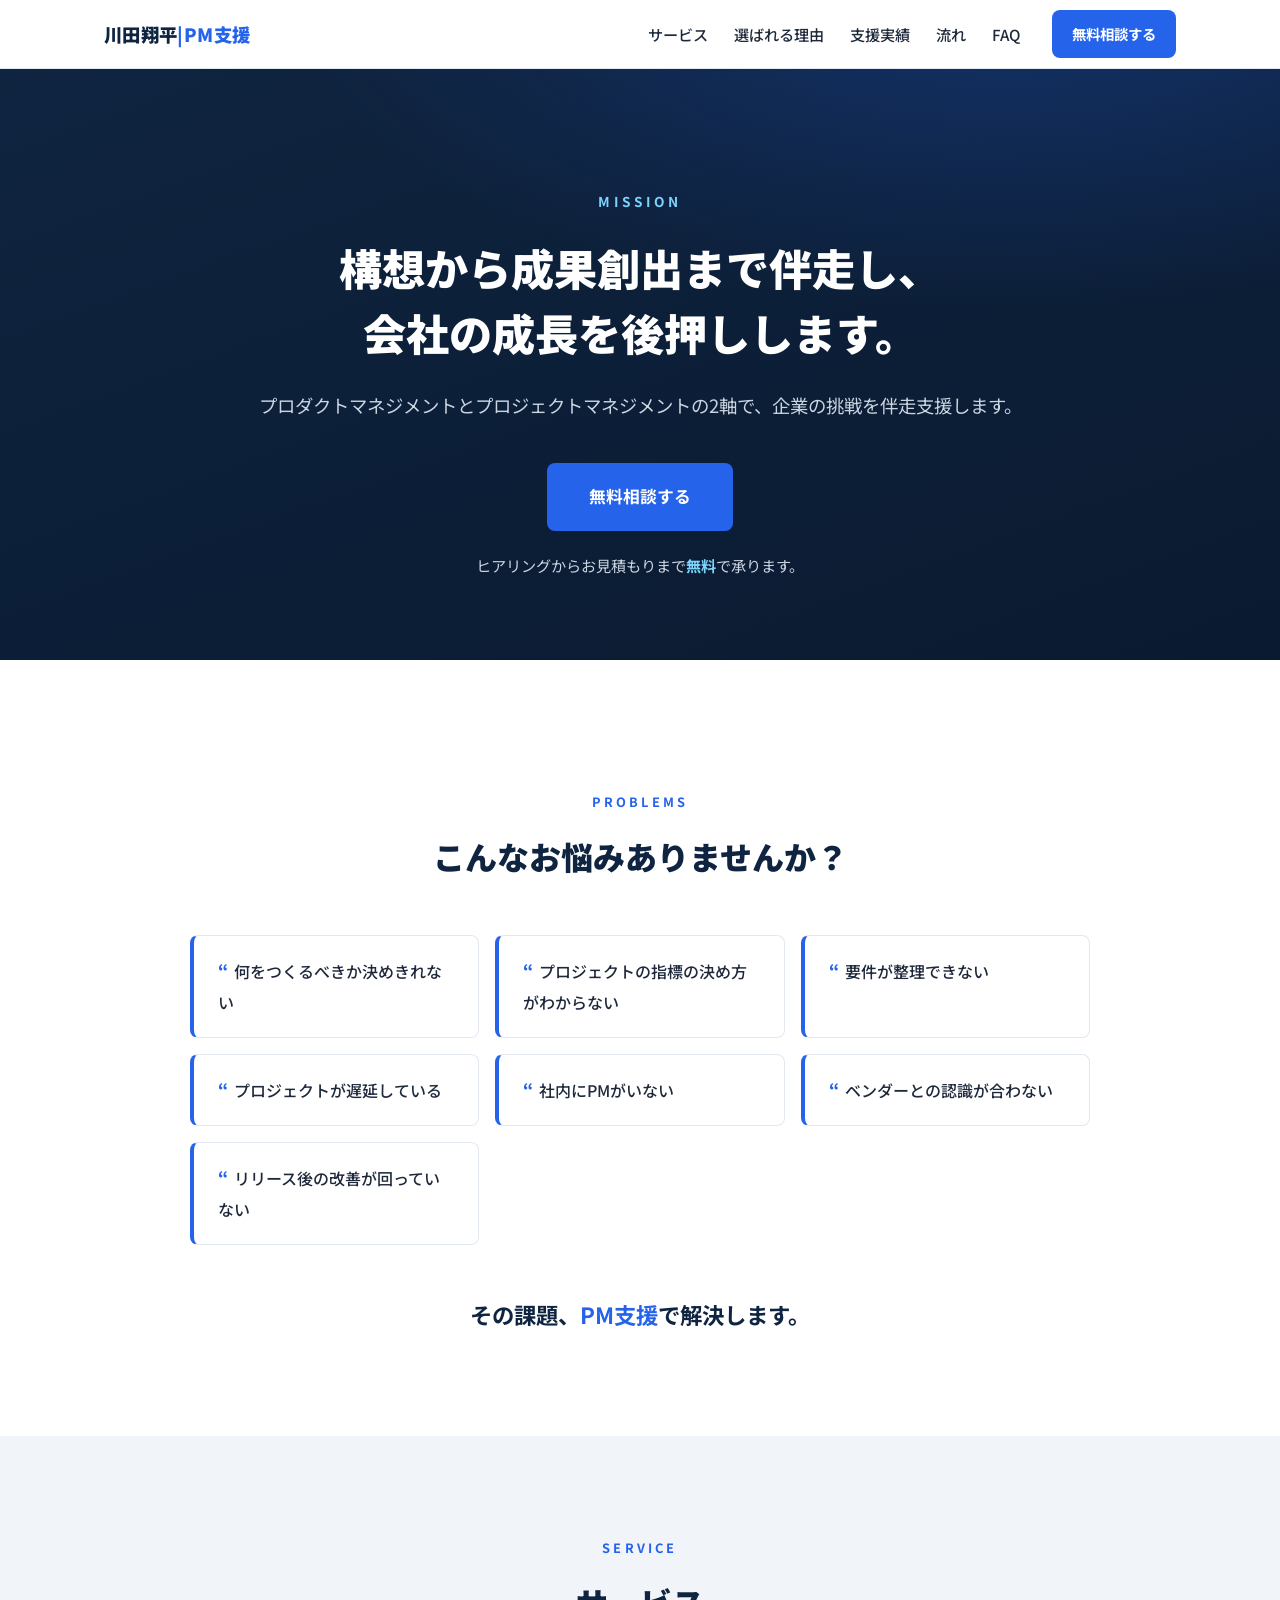
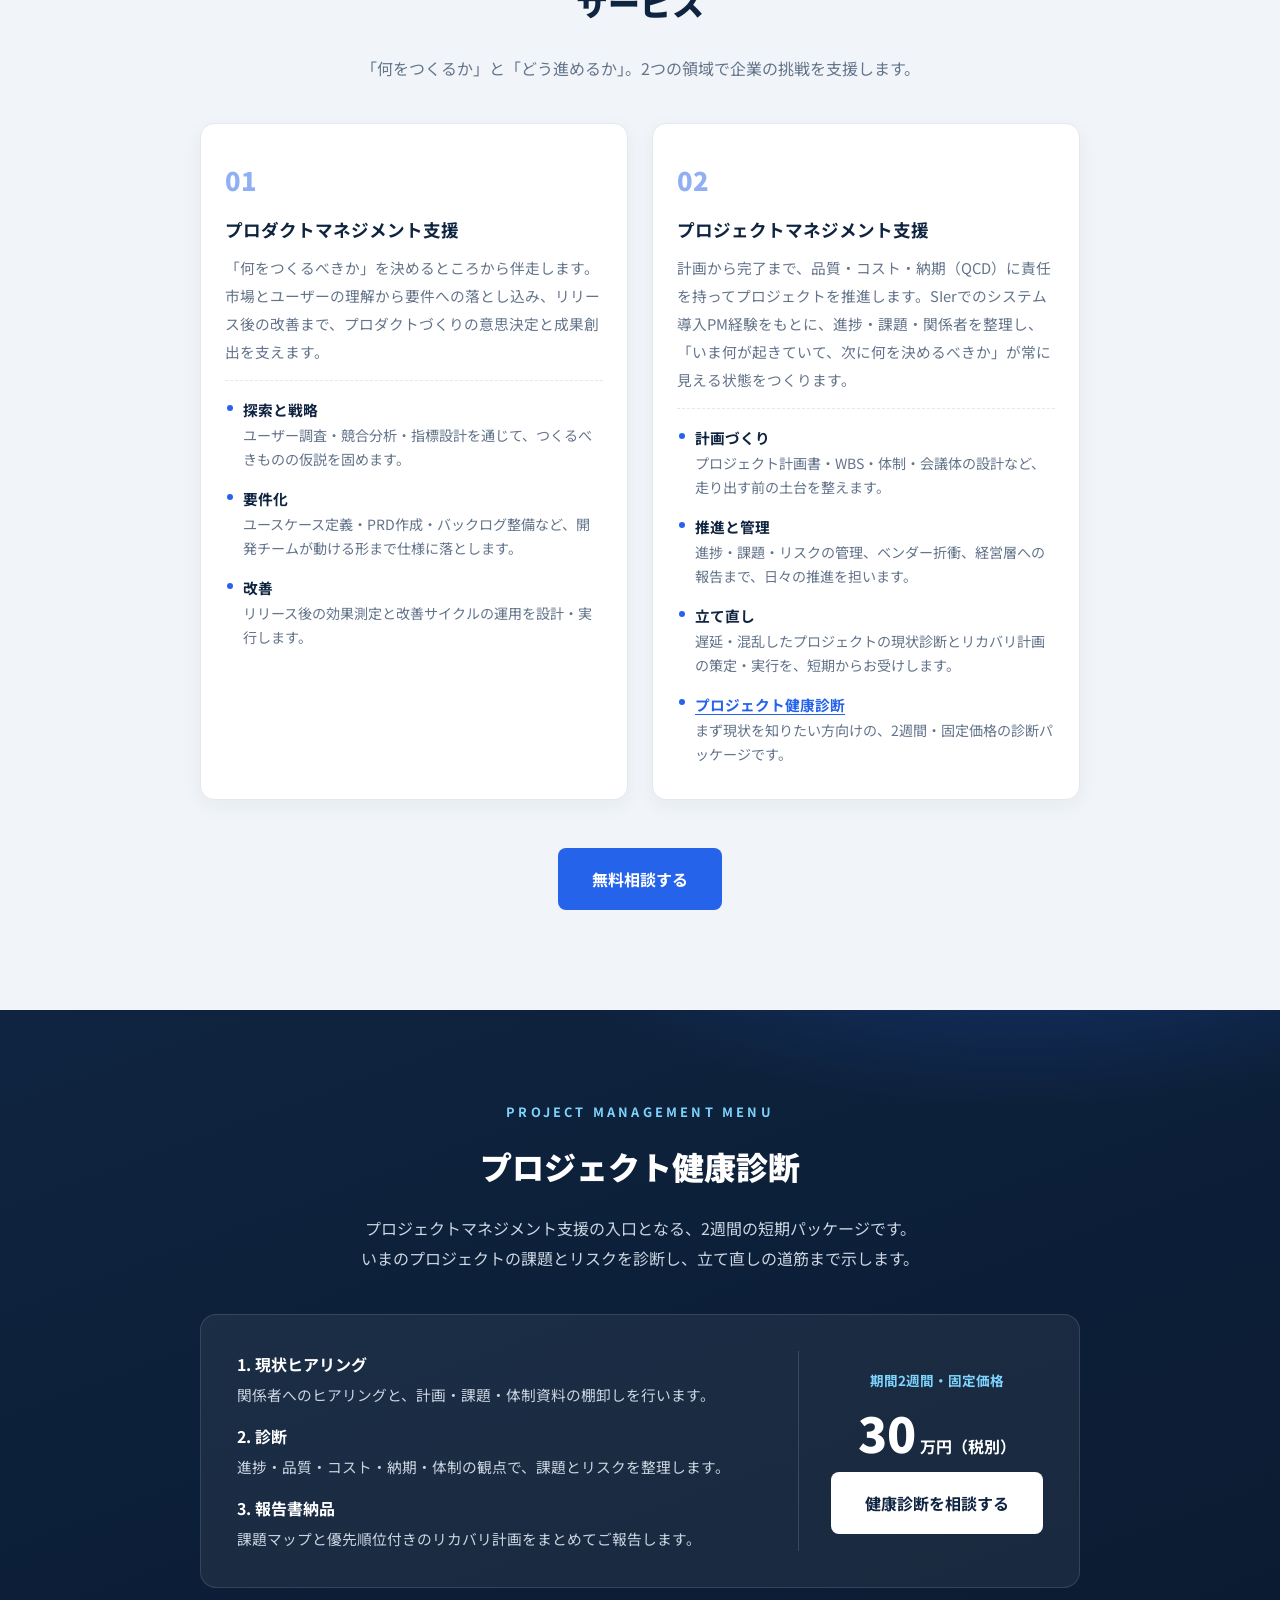
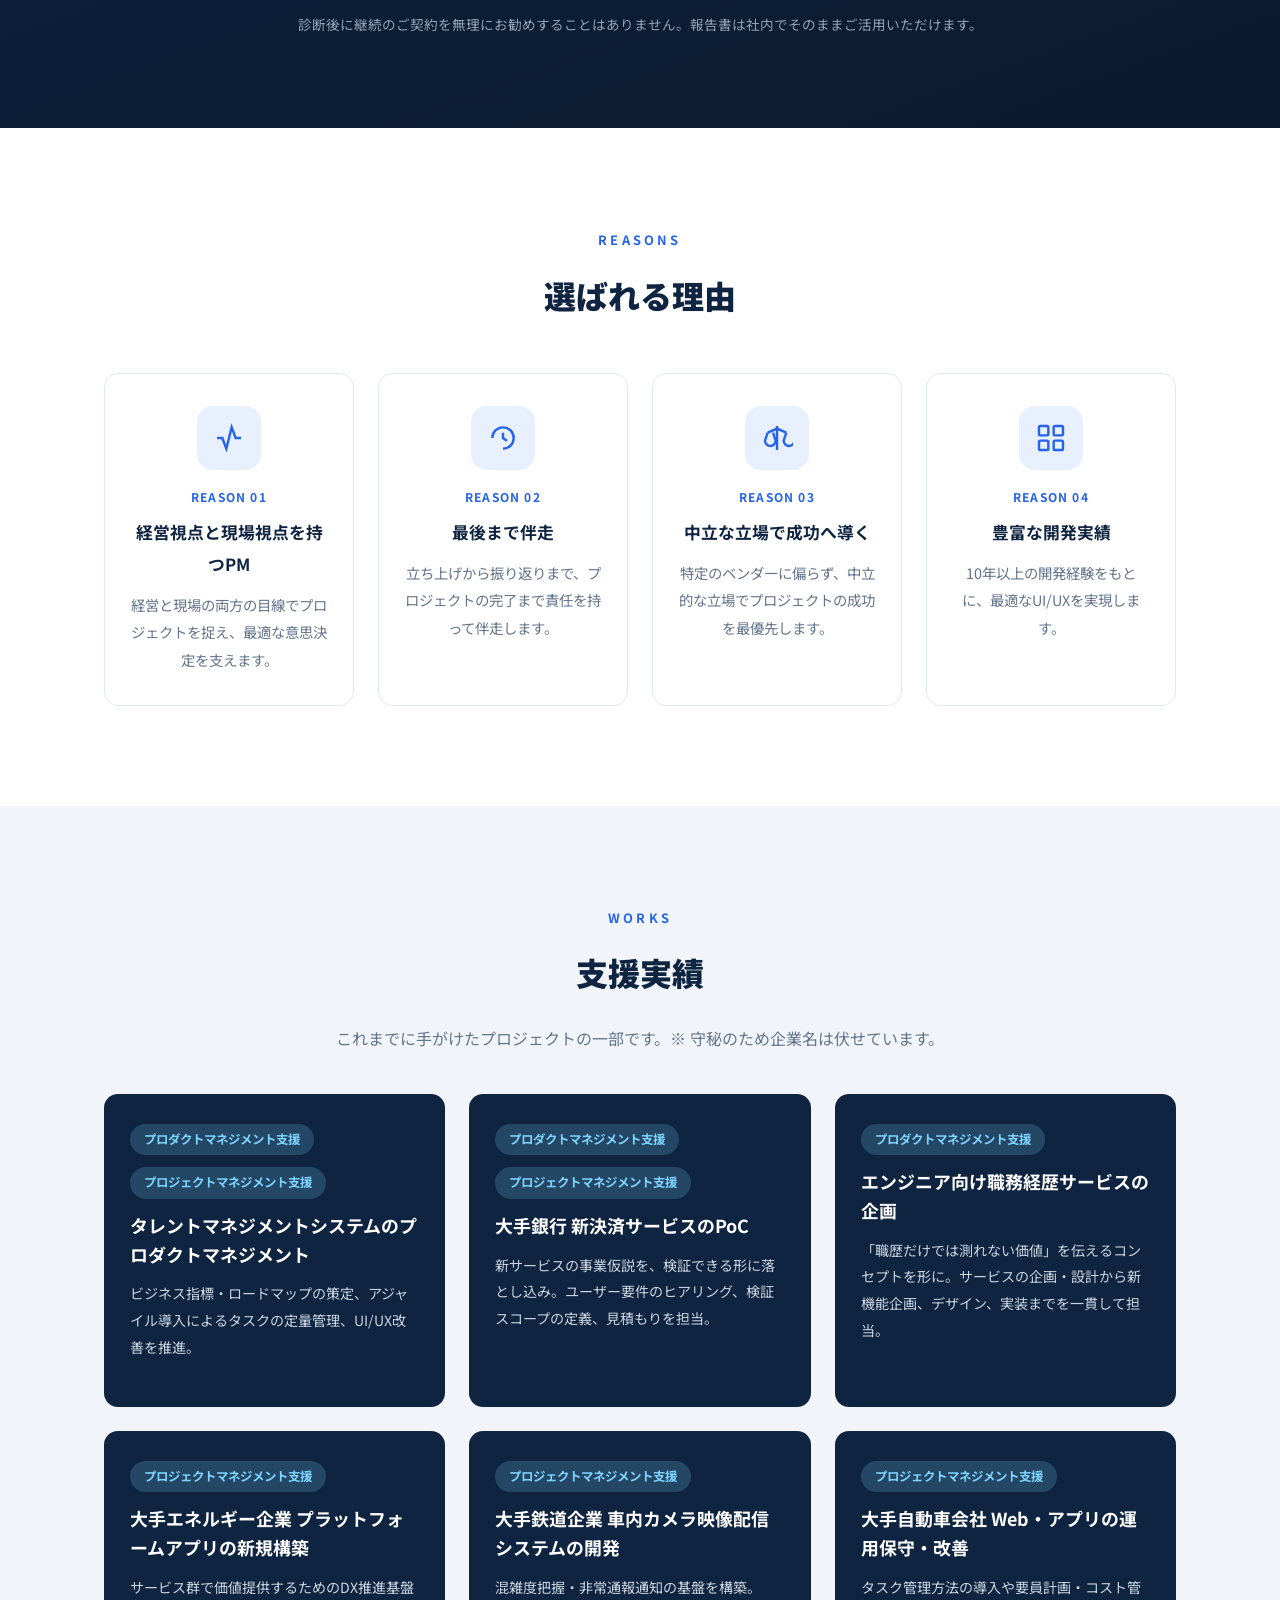
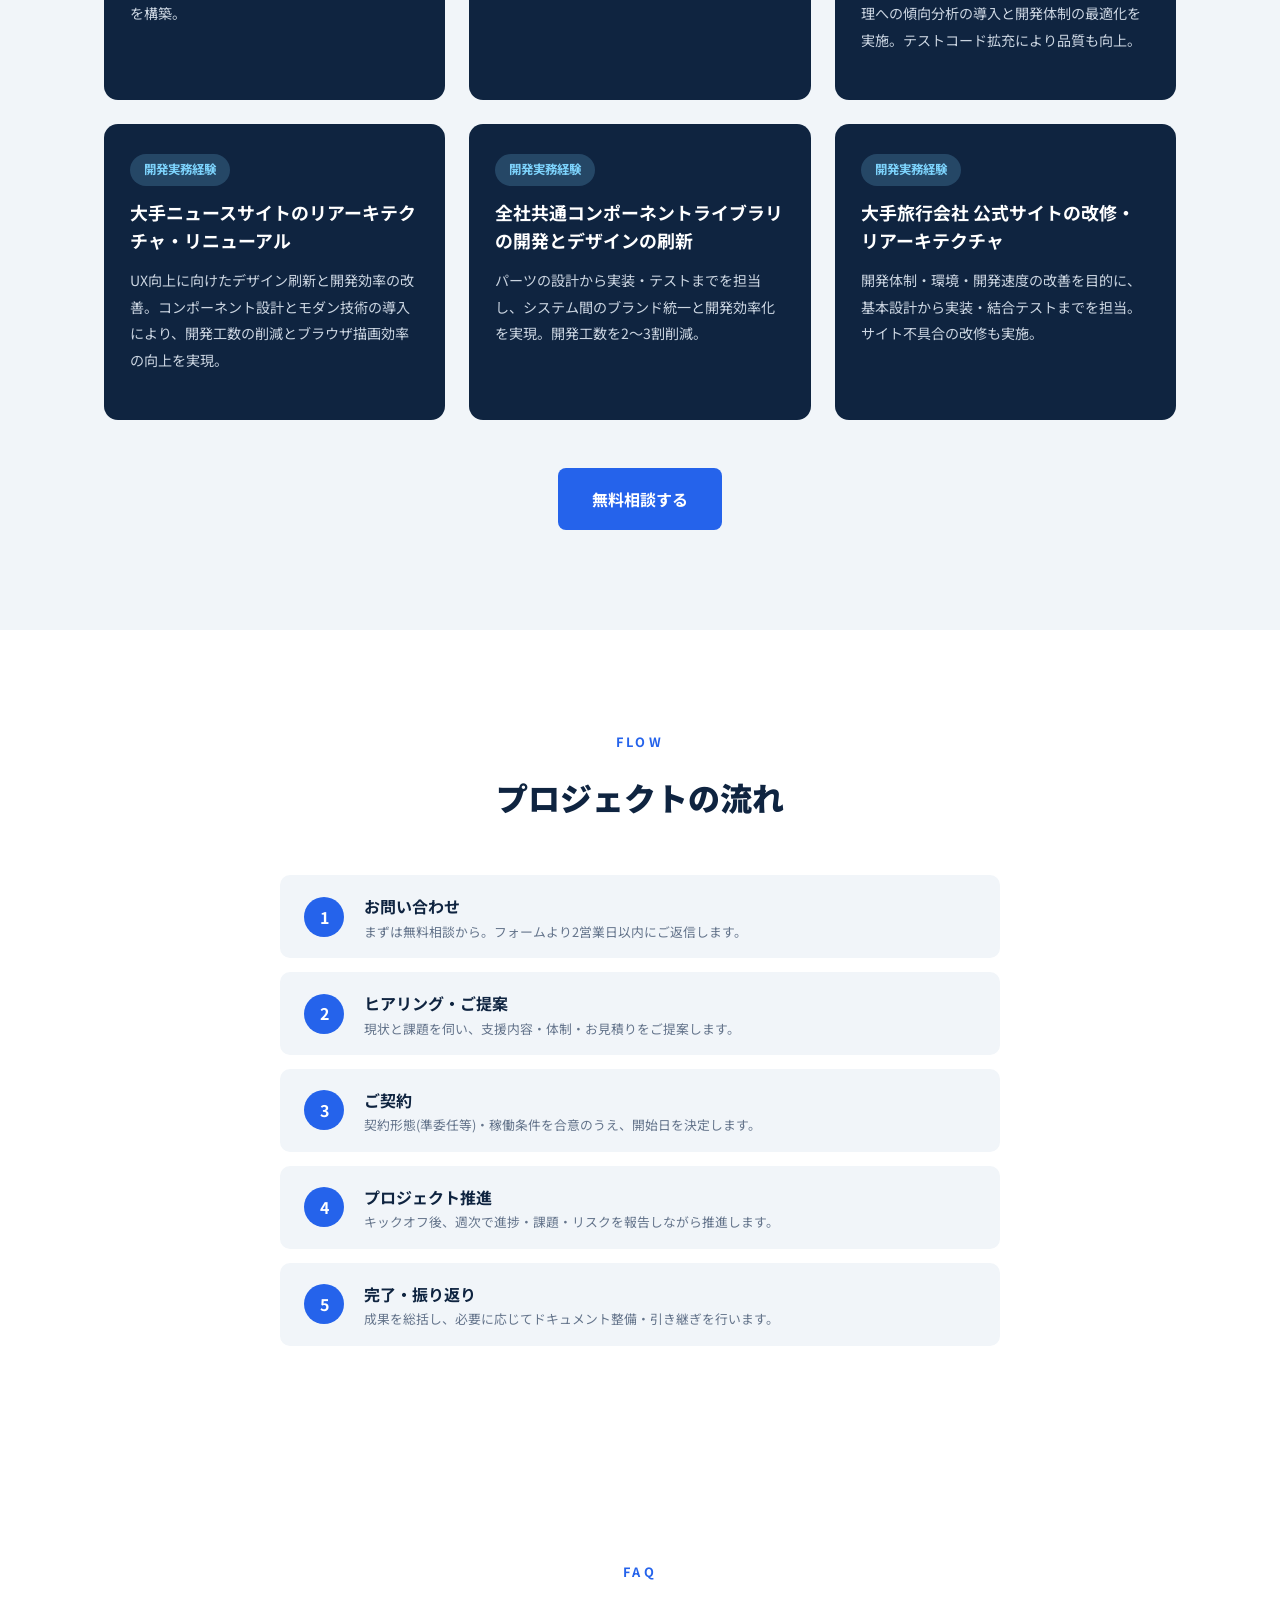
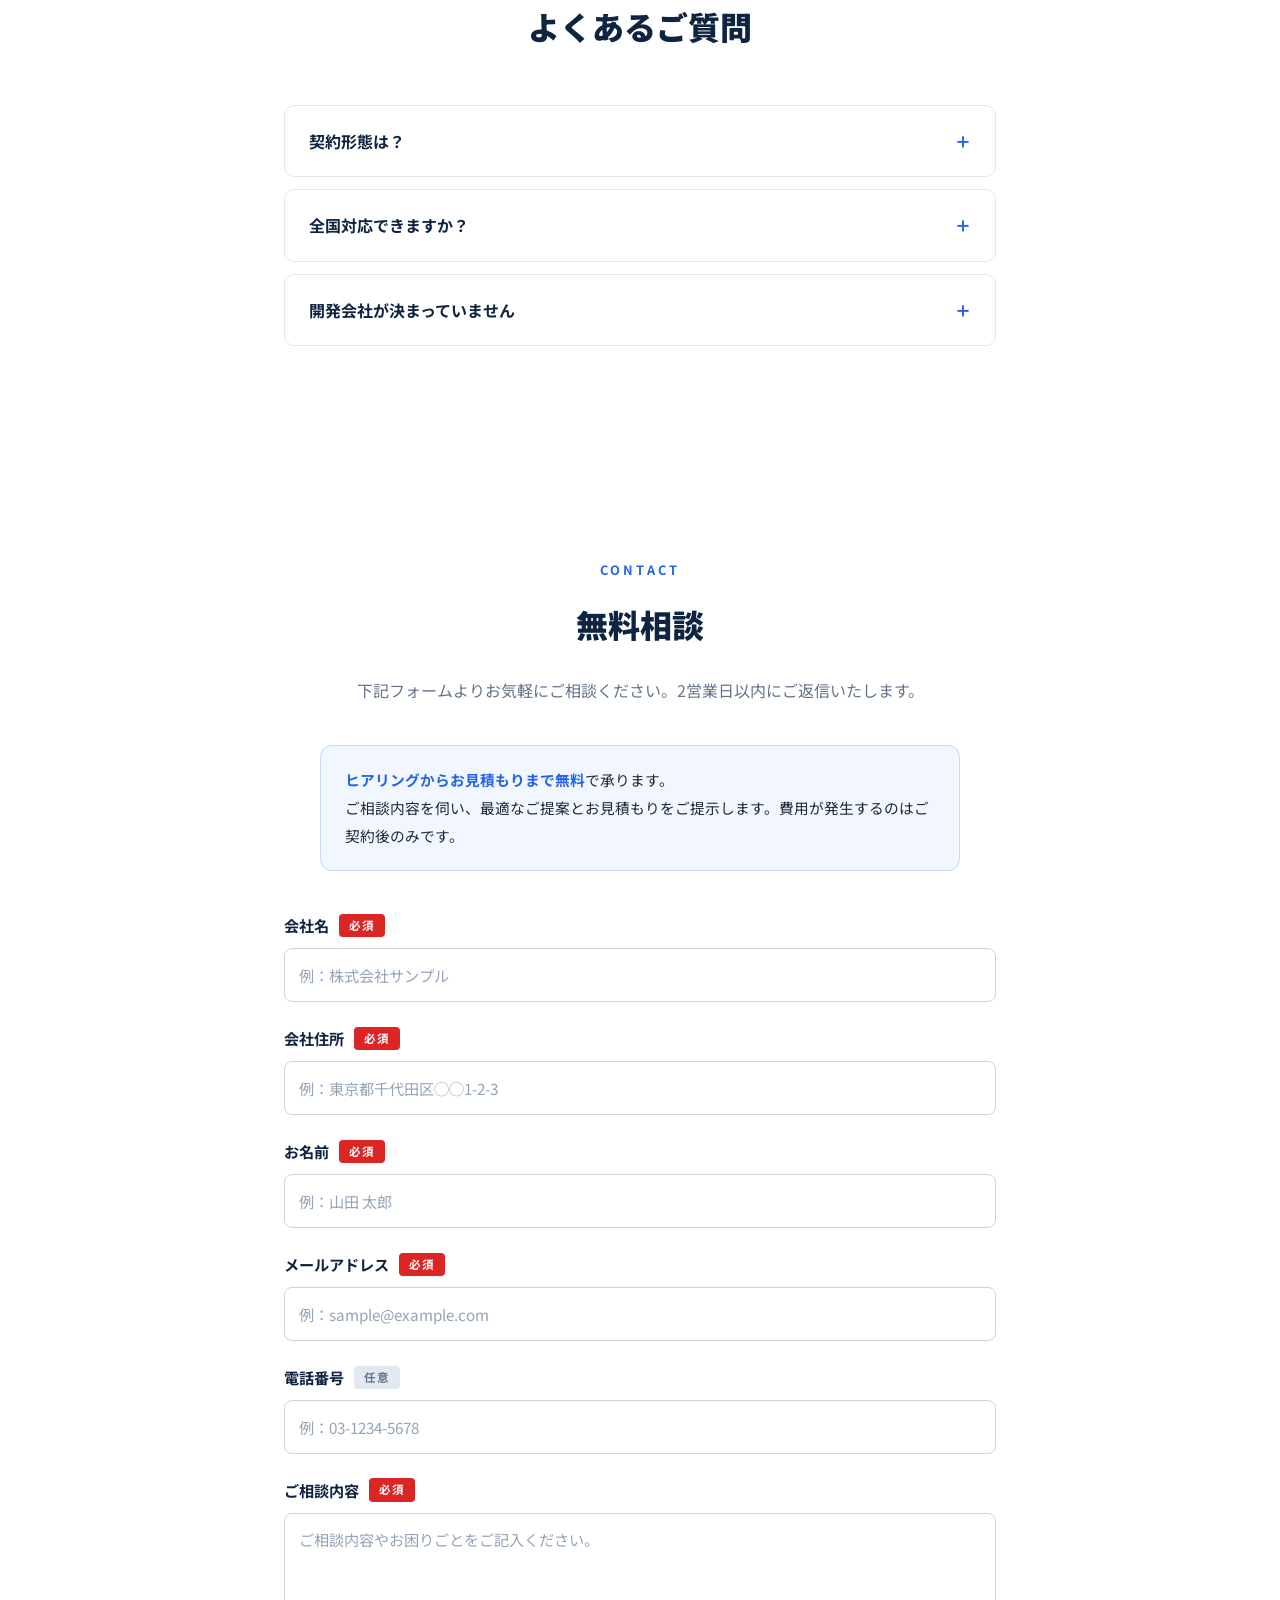
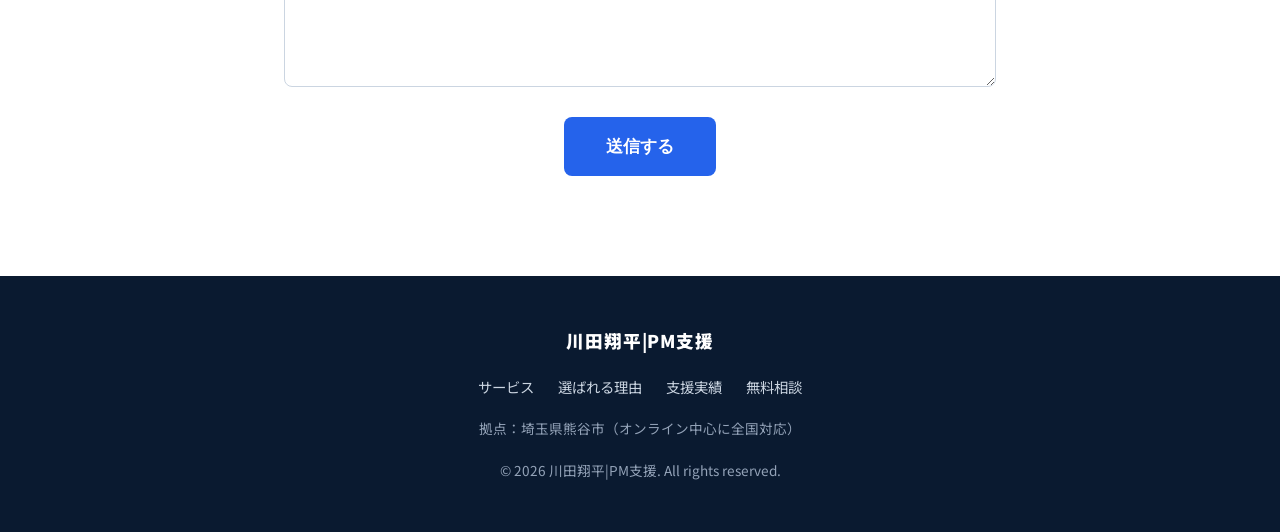
<file: index.html>
<!DOCTYPE html>
<html lang="ja">
<head>
  <meta charset="UTF-8" />
  <meta name="viewport" content="width=device-width, initial-scale=1.0" />
  <!-- ===== SEO ===== -->
  <title>川田翔平|PM支援 - プロダクトマネジメント・プロジェクトマネジメントの伴走支援</title>
  <meta name="description" content="フリーランスPMの川田翔平が、プロダクトマネジメントとプロジェクトマネジメントの2軸で企業を伴走支援。プロダクト戦略・要件定義・リリース後の改善から、計画づくり・推進管理・立て直しまで。ヒアリングからお見積もりまで無料です。" />
  <link rel="canonical" href="https://shkwt.github.io/VectaMediaLab/" />
  <meta name="google-site-verification" content="xUj4yr0oeqQKcsliV6Xpa871Iz03kF10Er4moEQl4Zw" />
  <meta property="og:title" content="川田翔平|PM支援" />
  <meta property="og:description" content="プロダクトマネジメントとプロジェクトマネジメントの2軸で、構想から成果まで伴走支援します。" />
  <meta property="og:type" content="website" />
  <meta property="og:url" content="https://shkwt.github.io/VectaMediaLab/" />
  <meta property="og:site_name" content="川田翔平|PM支援" />
  <meta property="og:locale" content="ja_JP" />
  <meta name="twitter:card" content="summary" />
  <meta name="theme-color" content="#0f2440" />
  <link rel="icon" href="data:image/svg+xml,%3Csvg xmlns='http://www.w3.org/2000/svg' viewBox='0 0 100 100'%3E%3Crect width='100' height='100' rx='20' fill='%232563eb'/%3E%3Ctext x='50' y='74' font-size='64' text-anchor='middle' fill='white' font-family='sans-serif' font-weight='bold'%3EP%3C/text%3E%3C/svg%3E" />

  <!-- Noto Sans JP -->
  <link rel="preconnect" href="https://fonts.googleapis.com" />
  <link rel="preconnect" href="https://fonts.gstatic.com" crossorigin />
  <link href="https://fonts.googleapis.com/css2?family=Noto+Sans+JP:wght@400;500;700;900&display=swap" rel="stylesheet" />

  <link rel="stylesheet" href="style.css" />

  <!-- 構造化データ（検索結果のリッチ表示用） -->
  <script type="application/ld+json">
  {
    "@context": "https://schema.org",
    "@type": "ProfessionalService",
    "name": "川田翔平|PM支援",
    "description": "プロダクトマネジメントとプロジェクトマネジメントの2軸で、構想から成果まで伴走支援します。",
    "url": "https://shkwt.github.io/VectaMediaLab/",
    "founder": { "@type": "Person", "name": "川田翔平" },
    "address": { "@type": "PostalAddress", "addressRegion": "埼玉県", "addressLocality": "熊谷市", "addressCountry": "JP" },
    "areaServed": "JP",
    "knowsAbout": ["プロジェクトマネジメント", "プロダクトマネジメント", "PMO", "要件定義"],
    "makesOffer": [
      { "@type": "Offer", "itemOffered": { "@type": "Service", "name": "プロダクトマネジメント支援" } },
      { "@type": "Offer", "itemOffered": { "@type": "Service", "name": "プロジェクトマネジメント支援" } },
      { "@type": "Offer", "itemOffered": { "@type": "Service", "name": "プロジェクト健康診断（プロジェクトマネジメント支援・2週間）" }, "price": "300000", "priceCurrency": "JPY" }
    ]
  }
  </script>
  <script type="application/ld+json">
  {
    "@context": "https://schema.org",
    "@type": "FAQPage",
    "mainEntity": [
      {
        "@type": "Question",
        "name": "契約形態は？",
        "acceptedAnswer": { "@type": "Answer", "text": "準委任契約・スポット契約に対応しています。" }
      },
      {
        "@type": "Question",
        "name": "全国対応できますか？",
        "acceptedAnswer": { "@type": "Answer", "text": "関東は対面にも対応しています。関東以外はオンラインを中心に全国対応しています。" }
      },
      {
        "@type": "Question",
        "name": "開発会社が決まっていません",
        "acceptedAnswer": { "@type": "Answer", "text": "ベンダー選定から支援可能です。" }
      }
    ]
  }
  </script>
</head>
<body>

  <!-- ===== ヘッダー（右上に無料相談を固定） ===== -->
  <header class="header">
    <div class="container header__inner">
      <a href="#hero" class="logo">川田翔平<span>|PM支援</span></a>
      <nav class="nav">
        <a href="#service">サービス</a>
        <a href="#reasons">選ばれる理由</a>
        <a href="#works">支援実績</a>
        <a href="#flow">流れ</a>
        <!-- <a href="#profile">プロフィール</a> プロフィール非表示中はリンクも隠す -->
        <a href="#faq">FAQ</a>
      </nav>
      <a href="#contact" class="btn btn--sm btn--primary header__cta">無料相談する</a>
    </div>
  </header>

  <!-- ===== Hero ===== -->
  <section id="hero" class="hero">
    <div class="container hero__inner">
      <p class="hero__mission reveal">MISSION</p>
      <h1 class="hero__title reveal">構想から成果創出まで伴走し、<br>会社の成長を後押しします。</h1>
      <p class="hero__lead reveal">プロダクトマネジメントとプロジェクトマネジメントの2軸で、企業の挑戦を伴走支援します。</p>
      <div class="hero__actions reveal">
        <a href="#contact" class="btn btn--primary btn--lg">無料相談する</a>
      </div>
      <p class="hero__note reveal">ヒアリングからお見積もりまで<strong>無料</strong>で承ります。</p>
    </div>
  </section>

  <!-- ===== 課題提起 ===== -->
  <section id="problem" class="section">
    <div class="container">
      <p class="section__eyebrow reveal">PROBLEMS</p>
      <h2 class="section__title reveal">こんなお悩みありませんか？</h2>
      <div class="problem-grid">
        <div class="problem-item reveal">何をつくるべきか決めきれない</div>
        <div class="problem-item reveal">プロジェクトの指標の決め方がわからない</div>
        <div class="problem-item reveal">要件が整理できない</div>
        <div class="problem-item reveal">プロジェクトが遅延している</div>
        <div class="problem-item reveal">社内にPMがいない</div>
        <div class="problem-item reveal">ベンダーとの認識が合わない</div>
        <div class="problem-item reveal">リリース後の改善が回っていない</div>
      </div>
      <p class="problem__close reveal">その課題、<strong>PM支援</strong>で解決します。</p>
    </div>
  </section>

  <!-- ===== サービス ===== -->
  <section id="service" class="section section--alt">
    <div class="container">
      <p class="section__eyebrow reveal">SERVICE</p>
      <h2 class="section__title reveal">サービス</h2>
      <p class="section__text reveal">「何をつくるか」と「どう進めるか」。2つの領域で企業の挑戦を支援します。</p>

      <div class="cards cards--2">
        <div class="card reveal">
          <div class="card__num">01</div>
          <h3 class="card__title">プロダクトマネジメント支援</h3>
          <p class="card__text">「何をつくるべきか」を決めるところから伴走します。市場とユーザーの理解から要件への落とし込み、リリース後の改善まで、プロダクトづくりの意思決定と成果創出を支えます。</p>
          <ul class="card__list card__list--detail">
            <li><strong>探索と戦略</strong>ユーザー調査・競合分析・指標設計を通じて、つくるべきものの仮説を固めます。</li>
            <li><strong>要件化</strong>ユースケース定義・PRD作成・バックログ整備など、開発チームが動ける形まで仕様に落とします。</li>
            <li><strong>改善</strong>リリース後の効果測定と改善サイクルの運用を設計・実行します。</li>
          </ul>
        </div>
        <div class="card reveal">
          <div class="card__num">02</div>
          <h3 class="card__title">プロジェクトマネジメント支援</h3>
          <p class="card__text">計画から完了まで、品質・コスト・納期（QCD）に責任を持ってプロジェクトを推進します。SIerでのシステム導入PM経験をもとに、進捗・課題・関係者を整理し、「いま何が起きていて、次に何を決めるべきか」が常に見える状態をつくります。</p>
          <ul class="card__list card__list--detail">
            <li><strong>計画づくり</strong>プロジェクト計画書・WBS・体制・会議体の設計など、走り出す前の土台を整えます。</li>
            <li><strong>推進と管理</strong>進捗・課題・リスクの管理、ベンダー折衝、経営層への報告まで、日々の推進を担います。</li>
            <li><strong>立て直し</strong>遅延・混乱したプロジェクトの現状診断とリカバリ計画の策定・実行を、短期からお受けします。</li>
            <li><strong><a href="#checkup" class="card__link">プロジェクト健康診断</a></strong>まず現状を知りたい方向けの、2週間・固定価格の診断パッケージです。</li>
          </ul>
        </div>
      </div>
      <div class="section__cta reveal">
        <a href="#contact" class="btn btn--primary">無料相談する</a>
      </div>
    </div>
  </section>

  <!-- ===== プロジェクト健康診断（入口商品） ===== -->
  <section id="checkup" class="checkup">
    <div class="container">
      <p class="checkup__eyebrow reveal">PROJECT MANAGEMENT MENU</p>
      <h2 class="checkup__title reveal">プロジェクト健康診断</h2>
      <p class="checkup__lead reveal">プロジェクトマネジメント支援の入口となる、2週間の短期パッケージです。<br>いまのプロジェクトの課題とリスクを診断し、立て直しの道筋まで示します。</p>
      <div class="checkup__box reveal">
        <ul class="checkup__points">
          <li><strong>1. 現状ヒアリング</strong>関係者へのヒアリングと、計画・課題・体制資料の棚卸しを行います。</li>
          <li><strong>2. 診断</strong>進捗・品質・コスト・納期・体制の観点で、課題とリスクを整理します。</li>
          <li><strong>3. 報告書納品</strong>課題マップと優先順位付きのリカバリ計画をまとめてご報告します。</li>
        </ul>
        <div class="checkup__price">
          <span class="checkup__price-label">期間2週間・固定価格</span>
          <span class="checkup__price-num">30<small>万円（税別）</small></span>
          <a href="#contact" class="btn btn--white">健康診断を相談する</a>
        </div>
      </div>
      <p class="checkup__note reveal">診断後に継続のご契約を無理にお勧めすることはありません。報告書は社内でそのままご活用いただけます。</p>
    </div>
  </section>

  <!-- ===== 選ばれる理由（REASONS） ===== -->
  <section id="reasons" class="section">
    <div class="container">
      <p class="section__eyebrow reveal">REASONS</p>
      <h2 class="section__title reveal">選ばれる理由</h2>
      <div class="cards">
        <div class="reason reveal">
          <div class="reason__icon">
            <svg viewBox="0 0 24 24" fill="none" stroke="currentColor" stroke-width="1.8"><path d="M3 12h4l3 8 4-16 3 8h4"/></svg>
          </div>
          <div class="reason__no">REASON 01</div>
          <h3 class="reason__title">経営視点と現場視点を持つPM</h3>
          <p class="reason__text">経営と現場の両方の目線でプロジェクトを捉え、最適な意思決定を支えます。</p>
        </div>
        <div class="reason reveal">
          <div class="reason__icon">
            <svg viewBox="0 0 24 24" fill="none" stroke="currentColor" stroke-width="1.8"><path d="M4 12a8 8 0 1 1 8 8"/><path d="M12 8v4l3 2"/></svg>
          </div>
          <div class="reason__no">REASON 02</div>
          <h3 class="reason__title">最後まで伴走</h3>
          <p class="reason__text">立ち上げから振り返りまで、プロジェクトの完了まで責任を持って伴走します。</p>
        </div>
        <div class="reason reveal">
          <div class="reason__icon">
            <svg viewBox="0 0 24 24" fill="none" stroke="currentColor" stroke-width="1.8"><path d="M12 3v18"/><path d="M5 8l7-3 7 3"/><path d="M5 8l-2 6a4 4 0 0 0 8 0L9 8"/><path d="M19 8l-2 6a4 4 0 0 0 8 0"/></svg>
          </div>
          <div class="reason__no">REASON 03</div>
          <h3 class="reason__title">中立な立場で成功へ導く</h3>
          <p class="reason__text">特定のベンダーに偏らず、中立的な立場でプロジェクトの成功を最優先します。</p>
        </div>
        <div class="reason reveal">
          <div class="reason__icon">
            <svg viewBox="0 0 24 24" fill="none" stroke="currentColor" stroke-width="1.8"><rect x="3" y="3" width="7" height="7" rx="1"/><rect x="14" y="3" width="7" height="7" rx="1"/><rect x="3" y="14" width="7" height="7" rx="1"/><rect x="14" y="14" width="7" height="7" rx="1"/></svg>
          </div>
          <div class="reason__no">REASON 04</div>
          <h3 class="reason__title">豊富な開発実績</h3>
          <p class="reason__text">10年以上の開発経験をもとに、最適なUI/UXを実現します。</p>
        </div>
      </div>
    </div>
  </section>

  <!-- ===== 支援実績 ===== -->
  <section id="works" class="section section--alt">
    <div class="container">
      <p class="section__eyebrow reveal">WORKS</p>
      <h2 class="section__title reveal">支援実績</h2>
      <p class="section__text reveal">これまでに手がけたプロジェクトの一部です。※ 守秘のため企業名は伏せています。</p>
      <div class="cards cards--3">
        <div class="work reveal">
          <div class="work__tag">プロダクトマネジメント支援</div>
          <div class="work__tag">プロジェクトマネジメント支援</div>
          <h3 class="work__title">タレントマネジメントシステムのプロダクトマネジメント</h3>
          <p class="work__text">ビジネス指標・ロードマップの策定、アジャイル導入によるタスクの定量管理、UI/UX改善を推進。</p>
        </div>
        <div class="work reveal">
          <div class="work__tag">プロダクトマネジメント支援</div>
          <div class="work__tag">プロジェクトマネジメント支援</div>
          <h3 class="work__title">大手銀行 新決済サービスのPoC</h3>
          <p class="work__text">新サービスの事業仮説を、検証できる形に落とし込み。ユーザー要件のヒアリング、検証スコープの定義、見積もりを担当。</p>
        </div>
        <div class="work reveal">
          <div class="work__tag">プロダクトマネジメント支援</div>
          <h3 class="work__title">エンジニア向け職務経歴サービスの企画</h3>
          <p class="work__text">「職歴だけでは測れない価値」を伝えるコンセプトを形に。サービスの企画・設計から新機能企画、デザイン、実装までを一貫して担当。</p>
        </div>
        <div class="work reveal">
          <div class="work__tag">プロジェクトマネジメント支援</div>
          <h3 class="work__title">大手エネルギー企業 プラットフォームアプリの新規構築</h3>
          <p class="work__text">サービス群で価値提供するためのDX推進基盤を構築。</p>
        </div>
        <div class="work reveal">
          <div class="work__tag">プロジェクトマネジメント支援</div>
          <h3 class="work__title">大手鉄道企業 車内カメラ映像配信システムの開発</h3>
          <p class="work__text">混雑度把握・非常通報通知の基盤を構築。</p>
        </div>
        <div class="work reveal">
          <div class="work__tag">プロジェクトマネジメント支援</div>
          <h3 class="work__title">大手自動車会社 Web・アプリの運用保守・改善</h3>
          <p class="work__text">タスク管理方法の導入や要員計画・コスト管理への傾向分析の導入と開発体制の最適化を実施。テストコード拡充により品質も向上。</p>
        </div>
        <div class="work reveal">
          <div class="work__tag">開発実務経験</div>
          <h3 class="work__title">大手ニュースサイトのリアーキテクチャ・リニューアル</h3>
          <p class="work__text">UX向上に向けたデザイン刷新と開発効率の改善。コンポーネント設計とモダン技術の導入により、開発工数の削減とブラウザ描画効率の向上を実現。</p>
        </div>
        <div class="work reveal">
          <div class="work__tag">開発実務経験</div>
          <h3 class="work__title">全社共通コンポーネントライブラリの開発とデザインの刷新</h3>
          <p class="work__text">パーツの設計から実装・テストまでを担当し、システム間のブランド統一と開発効率化を実現。開発工数を2〜3割削減。</p>
        </div>
        <div class="work reveal">
          <div class="work__tag">開発実務経験</div>
          <h3 class="work__title">大手旅行会社 公式サイトの改修・リアーキテクチャ</h3>
          <p class="work__text">開発体制・環境・開発速度の改善を目的に、基本設計から実装・結合テストまでを担当。サイト不具合の改修も実施。</p>
        </div>
      </div>
      <div class="section__cta reveal">
        <a href="#contact" class="btn btn--primary">無料相談する</a>
      </div>
    </div>
  </section>

  <!-- ===== プロジェクトの流れ ===== -->
  <section id="flow" class="section">
    <div class="container">
      <p class="section__eyebrow reveal">FLOW</p>
      <h2 class="section__title reveal">プロジェクトの流れ</h2>
      <ol class="flow">
        <li class="flow__step reveal">
          <span class="flow__no">1</span>
          <span class="flow__label">お問い合わせ</span>
          <span class="flow__desc">まずは無料相談から。フォームより2営業日以内にご返信します。</span>
        </li>
        <li class="flow__step reveal">
          <span class="flow__no">2</span>
          <span class="flow__label">ヒアリング・ご提案</span>
          <span class="flow__desc">現状と課題を伺い、支援内容・体制・お見積りをご提案します。</span>
        </li>
        <li class="flow__step reveal">
          <span class="flow__no">3</span>
          <span class="flow__label">ご契約</span>
          <span class="flow__desc">契約形態(準委任等)・稼働条件を合意のうえ、開始日を決定します。</span>
        </li>
        <li class="flow__step reveal">
          <span class="flow__no">4</span>
          <span class="flow__label">プロジェクト推進</span>
          <span class="flow__desc">キックオフ後、週次で進捗・課題・リスクを報告しながら推進します。</span>
        </li>
        <li class="flow__step reveal">
          <span class="flow__no">5</span>
          <span class="flow__label">完了・振り返り</span>
          <span class="flow__desc">成果を総括し、必要に応じてドキュメント整備・引き継ぎを行います。</span>
        </li>
      </ol>
    </div>
  </section>

  <!-- ===== プロフィール（一時非表示） =====
  <section id="profile" class="section section--alt">
    <div class="container">
      <p class="section__eyebrow reveal">PROFILE</p>
      <h2 class="section__title reveal">プロフィール</h2>
      <div class="profile reveal">
        ▼ 顔写真：profile.jpg をこのフォルダに置くと表示されます ▼
        <div class="profile__photo">PHOTO</div>
        <div class="profile__body">
          <h3 class="profile__name">川田 翔平</h3>
          <dl class="profile__dl">
            <dt>経歴</dt><dd>ここに経歴を記載します。</dd>
            <dt>得意分野</dt><dd>プロジェクトマネジメント / プロダクトマネジメント</dd>
            <dt>保有資格</dt><dd>ここに保有資格を記載します（例：PMP など）。</dd>
            <dt>ミッション</dt><dd>構想から実装まで伴走し、会社の成長を後押しします。</dd>
          </dl>
        </div>
      </div>
    </div>
  </section>
  -->
  <!-- ===== FAQ ===== -->
  <section id="faq" class="section">
    <div class="container container--narrow">
      <p class="section__eyebrow reveal">FAQ</p>
      <h2 class="section__title reveal">よくあるご質問</h2>
      <div class="faq reveal">
        <details class="faq__item">
          <summary>契約形態は？</summary>
          <p>請負契約・準委任契約・スポット契約に対応しています。</p>
        </details>
        <details class="faq__item">
          <summary>全国対応できますか？</summary>
          <p>関東は対面にも対応しています。関東以外はオンラインを中心に全国対応しています。</p>
        </details>
        <details class="faq__item">
          <summary>開発会社が決まっていません</summary>
          <p>ベンダー選定から支援可能です。</p>
        </details>
      </div>
    </div>
  </section>


  <!-- ===== お問い合わせ ===== -->
  <section id="contact" class="section">
    <div class="container container--narrow">
      <p class="section__eyebrow reveal">CONTACT</p>
      <h2 class="section__title reveal">無料相談</h2>
      <p class="section__text reveal">下記フォームよりお気軽にご相談ください。2営業日以内にご返信いたします。</p>
      <div class="contact-note reveal">
        <p><strong>ヒアリングからお見積もりまで無料</strong>で承ります。<br>ご相談内容を伺い、最適なご提案とお見積もりをご提示します。費用が発生するのはご契約後のみです。</p>
      </div>

      <!--
        ▼▼ メール送信について ▼▼
        Google Apps Script（GAS）経由でGmailに通知します。外部フォームサービスは使いません。
        セットアップ手順は gas/contact-form.gs のコメントを参照。
        デプロイ後に発行されるURLを script.js の GAS_URL に貼り付けてください。
        ▲▲ ここまで ▲▲
      -->
      <form id="contact-form" class="form reveal" action="#" method="post">
        <input type="text" name="honey" style="display:none" tabindex="-1" autocomplete="off" />
        <input type="hidden" name="inquiry_type" id="inquiry-type" value="通常の無料相談" />
        <label>
          <span class="form__head">会社名 <span class="req">必須</span></span>
          <input type="text" name="company" placeholder="例：株式会社サンプル" required />
        </label>
        <label>
          <span class="form__head">会社住所 <span class="req">必須</span></span>
          <input type="text" name="address" placeholder="例：東京都千代田区◯◯1-2-3" required />
        </label>
        <label>
          <span class="form__head">お名前 <span class="req">必須</span></span>
          <input type="text" name="name" placeholder="例：山田 太郎" required />
        </label>
        <label>
          <span class="form__head">メールアドレス <span class="req">必須</span></span>
          <input type="email" name="email" placeholder="例：sample@example.com" required />
        </label>
        <label>
          <span class="form__head">電話番号 <span class="opt">任意</span></span>
          <input type="tel" name="tel" placeholder="例：03-1234-5678" />
        </label>
        <label>
          <span class="form__head">ご相談内容 <span class="req">必須</span></span>
          <textarea name="message" rows="6" placeholder="ご相談内容やお困りごとをご記入ください。" required></textarea>
        </label>
        <button type="submit" class="btn btn--primary btn--lg">送信する</button>
        <p id="form-status" class="form__status" role="status" aria-live="polite"></p>
      </form>
    </div>
  </section>

  <!-- ===== フッター ===== -->
  <footer class="footer">
    <div class="container footer__inner">
      <div class="footer__brand">川田翔平|PM支援</div>
      <nav class="footer__nav">
        <a href="#service">サービス</a>
        <a href="#reasons">選ばれる理由</a>
        <a href="#works">支援実績</a>
        <a href="#contact">無料相談</a>
      </nav>
      <p class="footer__addr">拠点：埼玉県熊谷市（オンライン中心に全国対応）</p>
      <p class="footer__copy">&copy; 2026 川田翔平|PM支援. All rights reserved.</p>
    </div>
  </footer>

  <script src="script.js"></script>
</body>
</html>
</file>
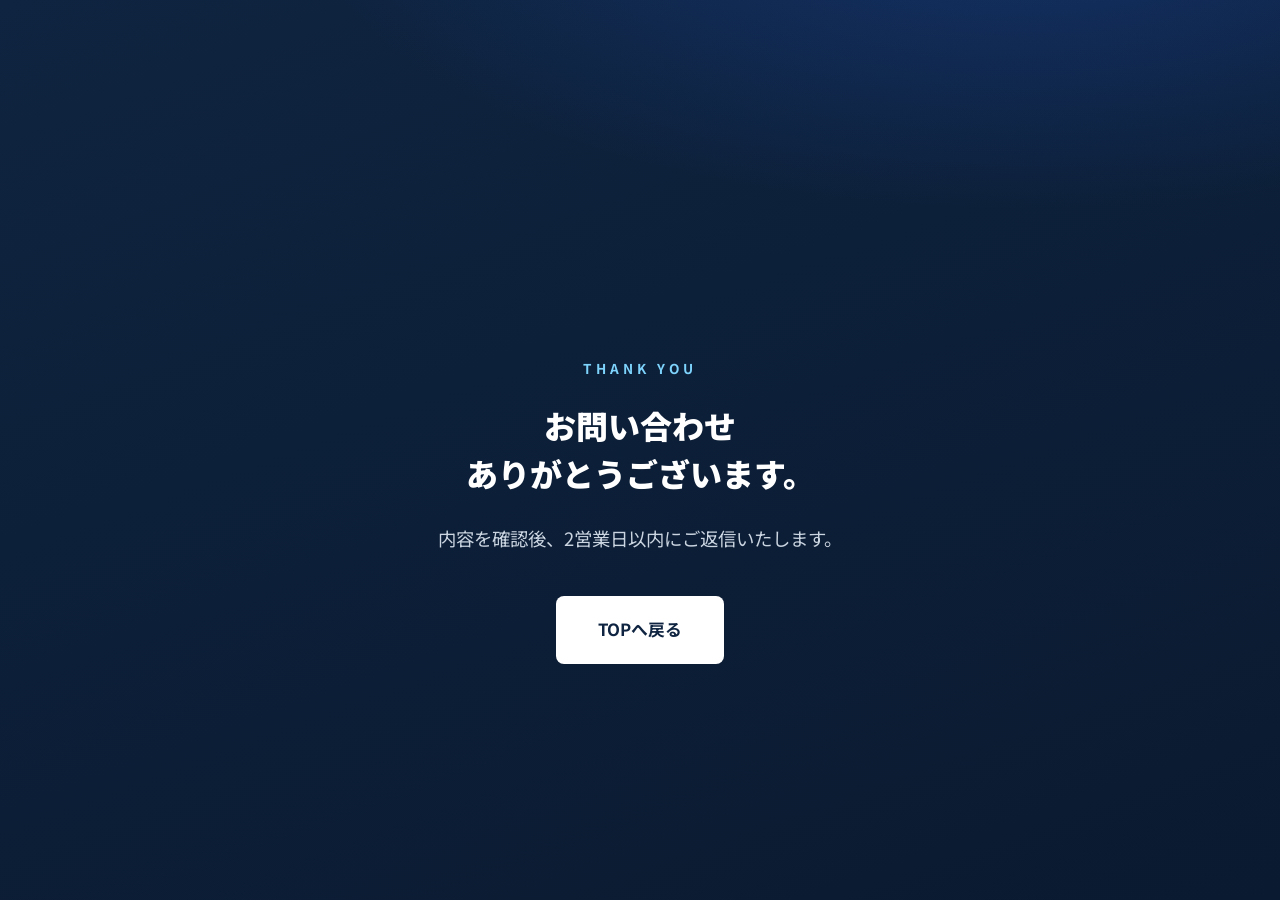
<file: thanks.html>
<!DOCTYPE html>
<html lang="ja">
<head>
  <meta charset="UTF-8" />
  <meta name="viewport" content="width=device-width, initial-scale=1.0" />
  <title>お問い合わせありがとうございます | プロジェクトマネジメント支援</title>
  <meta name="robots" content="noindex" />
  <link rel="preconnect" href="https://fonts.googleapis.com" />
  <link rel="preconnect" href="https://fonts.gstatic.com" crossorigin />
  <link href="https://fonts.googleapis.com/css2?family=Noto+Sans+JP:wght@400;500;700;900&display=swap" rel="stylesheet" />
  <link rel="stylesheet" href="style.css" />
</head>
<body>
  <section class="hero" style="min-height: 100vh; display: flex; align-items: center;">
    <div class="container" style="text-align: center;">
      <p class="hero__mission">THANK YOU</p>
      <h1 class="hero__title" style="font-size: 2rem;">お問い合わせ<br>ありがとうございます。</h1>
      <p class="hero__lead">内容を確認後、2営業日以内にご返信いたします。</p>
      <a href="index.html" class="btn btn--white btn--lg">TOPへ戻る</a>
    </div>
  </section>
</body>
</html>
</file>
<file: style.css>
/* =========================================================
   カラー・タイポグラフィ（要件定義書：ネイビー/ホワイト/ブルー/ライトグレー）
   ここの値を変えるとサイト全体の雰囲気が変わります
========================================================= */
:root {
  --navy: #0f2440;         /* メインのネイビー */
  --navy-deep: #0a1a30;
  --blue: #2563eb;         /* アクセントのブルー */
  --blue-dark: #1d4ed8;
  --sky: #7dd3fc;
  --text: #1e293b;
  --muted: #64748b;
  --light: #f1f5f9;        /* ライトグレー */
  --border: #e2e8f0;
  --white: #ffffff;
  --max: 1120px;
}

* { margin: 0; padding: 0; box-sizing: border-box; }

html { scroll-behavior: smooth; scroll-padding-top: 80px; }

body {
  font-family: "Noto Sans JP", -apple-system, "Segoe UI", sans-serif;
  color: var(--text);
  line-height: 1.9;
  background: var(--white);
  -webkit-font-smoothing: antialiased;
}

.container { max-width: var(--max); margin: 0 auto; padding: 0 24px; }
.container--narrow { max-width: 760px; }

/* =========================================================
   スクロールアニメーション（JSで .is-visible を付与）
========================================================= */
.reveal {
  opacity: 0;
  transform: translateY(24px);
  transition: opacity 0.7s ease, transform 0.7s ease;
}
.reveal.is-visible { opacity: 1; transform: none; }

/* =========================================================
   ボタン
========================================================= */
.btn {
  display: inline-block;
  padding: 14px 32px;
  border-radius: 8px;
  text-decoration: none;
  font-weight: 700;
  font-size: 1rem;
  cursor: pointer;
  border: 2px solid transparent;
  transition: transform 0.15s ease, box-shadow 0.2s ease, background 0.2s ease;
  white-space: nowrap;
}
.btn--sm { padding: 8px 18px; font-size: 0.9rem; }
.btn--lg { padding: 16px 40px; font-size: 1.05rem; }
.btn--primary { background: var(--blue); color: #fff; }
.btn--primary:hover { background: var(--blue-dark); transform: translateY(-2px); box-shadow: 0 8px 20px rgba(37,99,235,.3); }
.btn--ghost { background: transparent; color: #fff; border-color: rgba(255,255,255,.6); }
.btn--ghost:hover { background: rgba(255,255,255,.12); transform: translateY(-2px); }
.btn--white { background: #fff; color: var(--navy); }
.btn--white:hover { transform: translateY(-2px); box-shadow: 0 8px 20px rgba(0,0,0,.2); }

/* =========================================================
   ヘッダー
========================================================= */
.header {
  position: sticky; top: 0; z-index: 100;
  background: rgba(255,255,255,.92);
  backdrop-filter: blur(10px);
  border-bottom: 1px solid var(--border);
}
.header__inner { display: flex; align-items: center; gap: 24px; height: 68px; }
.logo { font-weight: 900; font-size: 1.15rem; color: var(--navy); text-decoration: none; letter-spacing: .02em; }
.logo span { color: var(--blue); }
.nav { display: flex; gap: 26px; margin-left: auto; }
.nav a { color: var(--text); text-decoration: none; font-size: .95rem; font-weight: 500; }
.nav a:hover { color: var(--blue); }
.header__cta { margin-left: 8px; }

/* =========================================================
   Hero
========================================================= */
.hero {
  background:
    radial-gradient(1200px 500px at 80% -10%, rgba(37,99,235,.25), transparent 60%),
    linear-gradient(160deg, var(--navy) 0%, var(--navy-deep) 100%);
  color: #fff;
  padding: 120px 0 0;
  text-align: center;
}
.hero__inner { padding-bottom: 80px; }
.hero__mission { color: var(--sky); font-weight: 700; letter-spacing: .3em; font-size: .85rem; margin-bottom: 20px; }
.hero__title { font-size: 2.7rem; font-weight: 900; line-height: 1.5; margin-bottom: 24px; }
.hero__lead { font-size: 1.15rem; color: #cbd5e1; margin-bottom: 40px; }
.hero__actions { display: flex; gap: 16px; justify-content: center; flex-wrap: wrap; }
.hero__note { margin-top: 20px; font-size: .95rem; color: #cbd5e1; }
.hero__note strong { color: var(--sky); }

/* 実績数値バンド */
.stats {
  list-style: none; display: grid; grid-template-columns: repeat(4, 1fr);
  gap: 20px; padding: 32px; margin: 0 auto;
  background: rgba(255,255,255,.06); border: 1px solid rgba(255,255,255,.12);
  border-radius: 16px; transform: translateY(40px);
}
.stats__item { text-align: center; color: #fff; position: relative; }
.stats__item + .stats__item::before { content: ""; position: absolute; left: -10px; top: 50%; transform: translateY(-50%); height: 44px; width: 1px; background: rgba(255,255,255,.15); }
.stats__num { font-size: 2.6rem; font-weight: 900; color: var(--sky); line-height: 1; }
.stats__plus, .stats__unit { font-size: 1.2rem; font-weight: 900; color: var(--sky); }
.stats__label { display: block; font-size: .85rem; color: #cbd5e1; margin-top: 8px; }

/* =========================================================
   セクション共通
========================================================= */
.section { padding: 100px 0; }
.section--alt { background: var(--light); }
.section__eyebrow { text-align: center; color: var(--blue); font-weight: 700; letter-spacing: .25em; font-size: .8rem; margin-bottom: 12px; }
.section__title { font-size: 2rem; font-weight: 900; text-align: center; color: var(--navy); margin-bottom: 48px; }
.section__text { text-align: center; color: var(--muted); max-width: 680px; margin: -28px auto 40px; }
.section__cta { text-align: center; margin-top: 48px; }

/* 最初のセクション（課題提起）は数値バンドと重ならないよう上に余白 */
#problem { padding-top: 130px; }

/* =========================================================
   課題提起
========================================================= */
.problem-grid { display: grid; grid-template-columns: repeat(auto-fit, minmax(260px, 1fr)); gap: 16px; max-width: 900px; margin: 0 auto; }
.problem-item {
  background: #fff; border: 1px solid var(--border); border-left: 4px solid var(--blue);
  border-radius: 8px; padding: 20px 24px; font-weight: 500;
}
.problem-item::before { content: "“"; color: var(--blue); font-weight: 900; margin-right: 6px; }
.problem__close { text-align: center; font-size: 1.4rem; font-weight: 700; color: var(--navy); margin-top: 48px; }
.problem__close strong { color: var(--blue); }

/* =========================================================
   カード（サービス）
========================================================= */
.cards { display: grid; grid-template-columns: repeat(4, 1fr); gap: 24px; }
.cards--3 { grid-template-columns: repeat(3, 1fr); }
.cards--2 { grid-template-columns: repeat(2, 1fr); max-width: 880px; margin-left: auto; margin-right: auto; }
.card {
  background: #fff; border: 1px solid var(--border); border-radius: 14px; padding: 32px 24px;
  box-shadow: 0 6px 20px rgba(15,36,64,.05); transition: transform .2s ease, box-shadow .2s ease;
  display: flex; flex-direction: column;
}
.card:hover { transform: translateY(-6px); box-shadow: 0 14px 30px rgba(15,36,64,.12); }
.card__num { font-size: 1.6rem; font-weight: 900; color: var(--blue); opacity: .5; margin-bottom: 8px; }
.card__title { font-size: 1.1rem; color: var(--navy); margin-bottom: 8px; }
.card__text { color: var(--muted); font-size: .92rem; margin-bottom: 14px; }
.card__list { list-style: none; }
.card__list li { font-size: .85rem; color: var(--text); padding-left: 18px; position: relative; line-height: 1.9; }
.card__list li::before { content: ""; position: absolute; left: 2px; top: .8em; width: 6px; height: 6px; border-radius: 50%; background: var(--blue); }
.card__list--detail { border-top: 1px dashed var(--border); padding-top: 16px; }
.card__list--detail li { color: var(--muted); font-size: .88rem; line-height: 1.7; margin-bottom: 14px; }
.card__list--detail li:last-child { margin-bottom: 0; }
.card__list--detail li::before { top: .55em; }
.card__list--detail li strong { display: block; color: var(--navy); font-size: .92rem; font-weight: 700; margin-bottom: 2px; }
.card__link { color: var(--blue); text-decoration: underline; text-underline-offset: 3px; }
.card__link:hover { color: var(--blue-dark); }

/* =========================================================
   プロジェクト健康診断（入口商品）
========================================================= */
.checkup {
  background:
    radial-gradient(900px 400px at 80% -20%, rgba(37,99,235,.35), transparent 60%),
    linear-gradient(160deg, var(--navy) 0%, var(--navy-deep) 100%);
  color: #fff; padding: 90px 0; text-align: center;
}
.checkup__eyebrow { color: var(--sky); font-weight: 700; letter-spacing: .25em; font-size: .8rem; margin-bottom: 12px; }
.checkup__title { font-size: 2rem; font-weight: 900; margin-bottom: 16px; }
.checkup__lead { color: #cbd5e1; margin-bottom: 40px; }
.checkup__box {
  display: flex; gap: 32px; align-items: stretch; max-width: 880px; margin: 0 auto;
  background: rgba(255,255,255,.06); border: 1px solid rgba(255,255,255,.12);
  border-radius: 16px; padding: 36px; text-align: left;
}
.checkup__points { list-style: none; flex: 1; }
.checkup__points li { color: #cbd5e1; font-size: .92rem; line-height: 1.7; margin-bottom: 16px; }
.checkup__points li:last-child { margin-bottom: 0; }
.checkup__points li strong { display: block; color: #fff; font-size: 1rem; margin-bottom: 4px; }
.checkup__price {
  flex: none; display: flex; flex-direction: column; justify-content: center; align-items: center; gap: 10px;
  border-left: 1px solid rgba(255,255,255,.15); padding-left: 32px; min-width: 220px; text-align: center;
}
.checkup__price-label { font-size: .85rem; color: var(--sky); font-weight: 700; }
.checkup__price-num { font-size: 3rem; font-weight: 900; color: #fff; line-height: 1.2; }
.checkup__price-num small { font-size: 1rem; font-weight: 700; margin-left: 4px; }
.checkup__note { color: #94a3b8; font-size: .85rem; margin-top: 24px; }

/* =========================================================
   選ばれる理由（REASONS）
========================================================= */
.reason {
  background: #fff; border: 1px solid var(--border); border-radius: 14px; padding: 32px 26px;
  text-align: center; transition: transform .2s ease, box-shadow .2s ease;
}
.reason:hover { transform: translateY(-6px); box-shadow: 0 14px 30px rgba(15,36,64,.1); }
.reason__icon {
  width: 64px; height: 64px; margin: 0 auto 16px; border-radius: 16px;
  background: rgba(37,99,235,.1); color: var(--blue); display: grid; place-items: center;
}
.reason__icon svg { width: 32px; height: 32px; }
.reason__no { font-size: .75rem; font-weight: 700; letter-spacing: .1em; color: var(--blue); margin-bottom: 8px; }
.reason__title { color: var(--navy); font-size: 1.05rem; margin-bottom: 10px; }
.reason__text { color: var(--muted); font-size: .9rem; }

/* =========================================================
   支援実績
========================================================= */
.work {
  background: var(--navy); color: #fff; border-radius: 14px; padding: 30px 26px; text-align: left;
  display: flex; flex-direction: column; transition: transform .2s ease, box-shadow .2s ease;
}
.work:hover { transform: translateY(-6px); box-shadow: 0 16px 34px rgba(15,36,64,.25); }
.work__tag { align-self: flex-start; background: rgba(125,211,252,.2); color: var(--sky); font-size: .78rem; font-weight: 700; padding: 4px 14px; border-radius: 999px; margin-bottom: 12px; }
.work__title { font-size: 1.12rem; line-height: 1.6; margin-bottom: 12px; }
.work__text { font-size: .88rem; color: #cbd5e1; margin-bottom: 16px; }
.work__tech { list-style: none; display: flex; flex-wrap: wrap; gap: 8px; margin-top: auto; }
.work__tech li { background: rgba(255,255,255,.08); border: 1px solid rgba(255,255,255,.12); color: #e2e8f0; font-size: .72rem; font-weight: 500; padding: 3px 10px; border-radius: 6px; }

/* =========================================================
   プロジェクトの流れ
========================================================= */
.flow { list-style: none; max-width: 720px; margin: 0 auto; }
.flow__step {
  display: grid; grid-template-columns: 40px 1fr; align-items: center;
  column-gap: 20px; padding: 16px 24px;
  background: var(--light); border-radius: 10px; margin-bottom: 14px;
}
.section--alt .flow__step { background: #fff; }
.flow__no {
  grid-row: 1 / 3; width: 40px; height: 40px; border-radius: 50%;
  background: var(--blue); color: #fff; font-weight: 700;
  display: grid; place-items: center;
}
.flow__label { grid-column: 2; font-weight: 700; color: var(--navy); }
.flow__desc {
  grid-column: 2;
  font-size: 0.8rem;
  line-height: 1.6;
  color: var(--muted);
}

/* =========================================================
   プロフィール
========================================================= */
.profile { display: flex; gap: 40px; align-items: center; max-width: 860px; margin: 0 auto; background: #fff; border: 1px solid var(--border); border-radius: 16px; padding: 40px; }
.profile__photo {
  flex: none; width: 160px; height: 160px; border-radius: 50%;
  background: linear-gradient(135deg, var(--navy), var(--blue)); color: rgba(255,255,255,.6);
  display: grid; place-items: center; font-weight: 700; letter-spacing: .1em;
}
.profile__name { font-size: 1.4rem; color: var(--navy); margin-bottom: 16px; }
.profile__dl { display: grid; grid-template-columns: auto 1fr; gap: 8px 20px; font-size: .95rem; }
.profile__dl dt { font-weight: 700; color: var(--blue); white-space: nowrap; }
.profile__dl dd { color: var(--text); }

/* =========================================================
   FAQ
========================================================= */
.faq__item { background: #fff; border: 1px solid var(--border); border-radius: 10px; margin-bottom: 12px; overflow: hidden; }
.faq__item summary { cursor: pointer; padding: 20px 24px; font-weight: 700; color: var(--navy); list-style: none; position: relative; }
.faq__item summary::-webkit-details-marker { display: none; }
.faq__item summary::after { content: "＋"; position: absolute; right: 24px; color: var(--blue); font-weight: 900; }
.faq__item[open] summary::after { content: "－"; }
.faq__item p { padding: 0 24px 20px; color: var(--muted); }

/* =========================================================
   大きなCTA
========================================================= */
.cta-band {
  background:
    radial-gradient(900px 400px at 20% 120%, rgba(37,99,235,.35), transparent 60%),
    linear-gradient(160deg, var(--navy) 0%, var(--navy-deep) 100%);
  color: #fff; text-align: center; padding: 90px 24px;
}
.cta-band__title { font-size: 1.9rem; font-weight: 900; line-height: 1.6; margin-bottom: 16px; }
.cta-band__lead { color: #cbd5e1; margin-bottom: 36px; font-size: 1.1rem; }

/* 無料相談の説明ノート */
.contact-note {
  display: flex; gap: 16px; align-items: flex-start;
  max-width: 640px; margin: 0 auto; padding: 20px 24px;
  background: rgba(37,99,235,.06); border: 1px solid rgba(37,99,235,.2); border-radius: 12px;
}
.contact-note__badge { flex: none; background: var(--blue); color: #fff; font-weight: 900; font-size: .8rem; padding: 4px 12px; border-radius: 999px; margin-top: 4px; }
.contact-note p { font-size: .92rem; color: var(--text); }
.contact-note strong { color: var(--blue); }

/* =========================================================
   フォーム
========================================================= */
.form { display: flex; flex-direction: column; gap: 22px; margin-top: 40px; }
.form label { display: flex; flex-direction: column; gap: 8px; font-weight: 700; font-size: .95rem; color: var(--navy); }
.form__head { display: inline-flex; align-items: center; }

/* 必須・任意ラベル（EFOベストプラクティス：両方を明示し、色で判別） */
.req, .opt {
  display: inline-block; font-size: .72rem; font-weight: 700;
  padding: 3px 10px; border-radius: 4px; margin-left: 10px;
  letter-spacing: .08em; line-height: 1.5;
}
.req { background: #dc2626; color: #fff; }
.opt { background: #e2e8f0; color: #64748b; }

.form input, .form textarea {
  padding: 14px; border: 1px solid #cbd5e1; border-radius: 8px; font-size: 1rem;
  font-family: inherit; font-weight: 400; color: var(--text);
}
.form input::placeholder, .form textarea::placeholder { color: #94a3b8; font-size: .95rem; }
.form input:focus, .form textarea:focus { outline: none; border-color: var(--blue); box-shadow: 0 0 0 3px rgba(37,99,235,.15); }
.form button { align-self: center; margin-top: 8px; }
.form__status { display: none; text-align: center; font-weight: 700; padding: 14px 20px; border-radius: 8px; background: #ecfdf5; color: #047857; }
.form__status.is-visible { display: block; }
.form__status.is-error { background: #fef2f2; color: #dc2626; }

/* =========================================================
   フッター
========================================================= */
.footer { background: var(--navy-deep); color: #94a3b8; padding: 48px 0; }
.footer__inner { display: flex; flex-direction: column; align-items: center; gap: 16px; text-align: center; }
.footer__brand { font-weight: 900; color: #fff; font-size: 1.1rem; letter-spacing: .05em; }
.footer__nav { display: flex; gap: 24px; flex-wrap: wrap; justify-content: center; }
.footer__nav a { color: #cbd5e1; text-decoration: none; font-size: .9rem; }
.footer__nav a:hover { color: #fff; }
.footer__addr { font-size: .85rem; }
.footer__copy { font-size: .85rem; }

/* =========================================================
   レスポンシブ（モバイルファースト補正）
========================================================= */
@media (max-width: 900px) {
  .cards { grid-template-columns: repeat(2, 1fr); }
  .stats { grid-template-columns: repeat(2, 1fr); gap: 24px 0; }
  .stats__item:nth-child(3)::before, .stats__item:nth-child(2)::before { display: none; }
}
@media (max-width: 768px) {
  .nav { display: none; }             /* スマホではグローバルナビを隠し、無料相談ボタンを残す */
  .hero { padding-top: 88px; }
  .hero__title { font-size: 1.8rem; }
  .section { padding: 72px 0; }
  #problem { padding-top: 96px; }
  .section__title { font-size: 1.6rem; }
  .cards, .cards--3, .cards--2 { grid-template-columns: 1fr; }
  .stats { grid-template-columns: repeat(2, 1fr); }
  .stats__num { font-size: 2.1rem; }
  .profile { flex-direction: column; text-align: center; padding: 32px 24px; }
  .profile__dl { grid-template-columns: 1fr; gap: 2px 0; }
  .profile__dl dt { margin-top: 12px; }
  .cta-band__title, .problem__close { font-size: 1.4rem; }
  .checkup__title { font-size: 1.6rem; }
  .checkup__box { flex-direction: column; gap: 24px; padding: 28px 24px; }
  .checkup__price { border-left: none; border-top: 1px solid rgba(255,255,255,.15); padding-left: 0; padding-top: 24px; }
}
</file>
